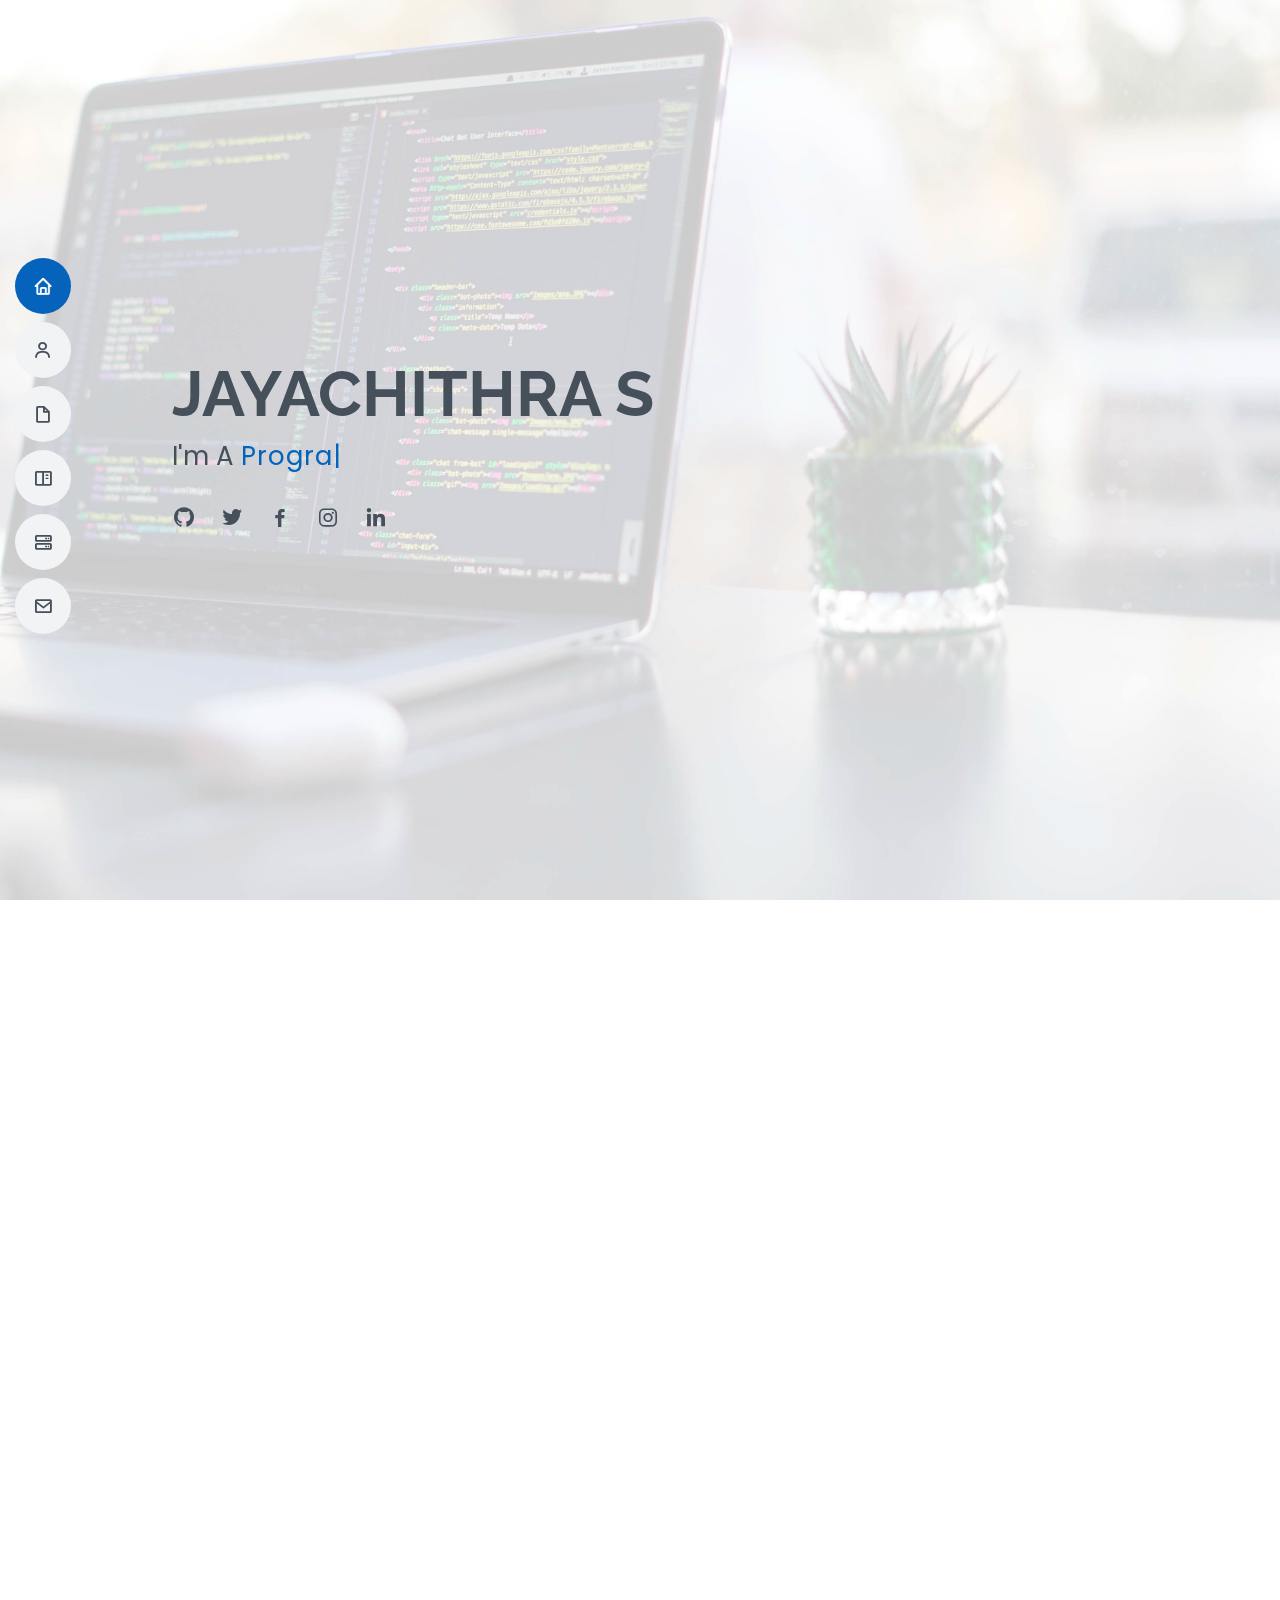
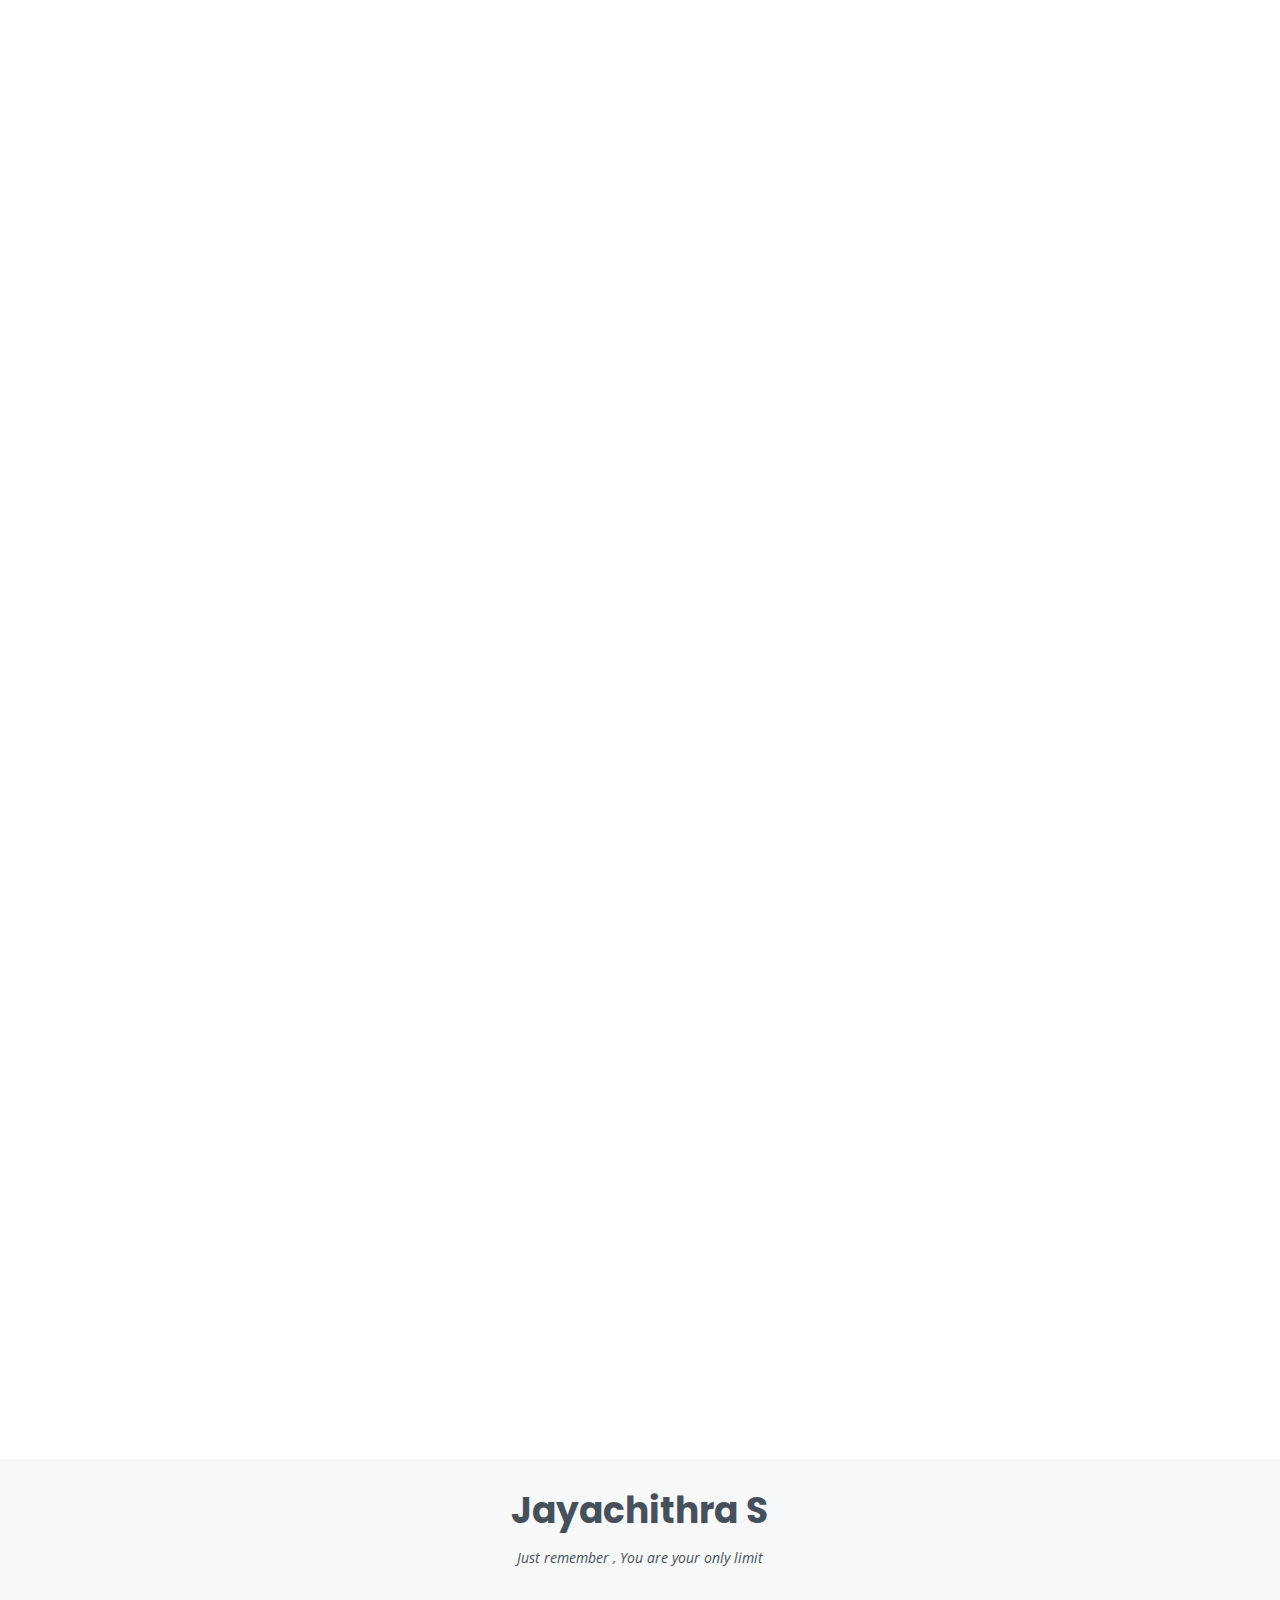
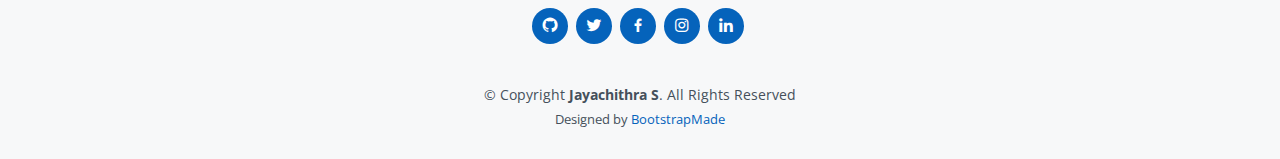
<file: Week2/Jayachithra/index.html>
<!DOCTYPE html>
<html lang="en">

<head>
  <meta charset="utf-8">
  <meta content="width=device-width, initial-scale=1.0" name="viewport">

  <title>JAYACHITHRA- Website</title>

  <!-- Favicons -->
  <link rel="shortcut icon" href="assets/img/logo1.jpeg" type="image/x-icon" />

  <!-- Google Fonts -->
  <link href="https://fonts.googleapis.com/css?family=Open+Sans:300,300i,400,400i,600,600i,700,700i|Raleway:300,300i,400,400i,500,500i,600,600i,700,700i|Poppins:300,300i,400,400i,500,500i,600,600i,700,700i" rel="stylesheet">

  <!-- Vendor CSS Files -->
  <link href="assets/vendor/aos/aos.css" rel="stylesheet">
  <link href="assets/vendor/bootstrap/css/bootstrap.min.css" rel="stylesheet">
  <link href="assets/vendor/bootstrap-icons/bootstrap-icons.css" rel="stylesheet">
  <link href="assets/vendor/boxicons/css/boxicons.min.css" rel="stylesheet">
  <link href="assets/vendor/glightbox/css/glightbox.min.css" rel="stylesheet">
  <link href="assets/vendor/swiper/swiper-bundle.min.css" rel="stylesheet">

  <!-- Template Main CSS File -->
  <link href="assets/css/style.css" rel="stylesheet">

  <!-- =======================================================
  * Template Name: MyResume
  * Updated: Jun 13 2023 with Bootstrap v5.3.0
  * Template URL: https://bootstrapmade.com/free-html-bootstrap-template-my-resume/
  * Author: BootstrapMade.com
  * License: https://bootstrapmade.com/license/
  ======================================================== -->
</head>

<body>

  <!-- ======= Mobile nav toggle button ======= -->
  <!-- <button type="button" class="mobile-nav-toggle d-xl-none"><i class="bi bi-list mobile-nav-toggle"></i></button> -->
  <i class="bi bi-list mobile-nav-toggle d-lg-none"></i>
  <!-- ======= Header ======= -->
  <header id="header" class="d-flex flex-column justify-content-center">

    <nav id="navbar" class="navbar nav-menu">
      <ul>
        <li><a href="#hero" class="nav-link scrollto active"><i class="bx bx-home"></i> <span>Home</span></a></li>
        <li><a href="#about" class="nav-link scrollto"><i class="bx bx-user"></i> <span>About</span></a></li>
        <li><a href="#resume" class="nav-link scrollto"><i class="bx bx-file-blank"></i> <span>Resume</span></a></li>
        <li><a href="#portfolio" class="nav-link scrollto"><i class="bx bx-book-content"></i> <span>Portfolio</span></a></li>
        <li><a href="#services" class="nav-link scrollto"><i class="bx bx-server"></i> <span>Services</span></a></li>
        <li><a href="#contact" class="nav-link scrollto"><i class="bx bx-envelope"></i> <span>Contact</span></a></li>
      </ul>
    </nav><!-- .nav-menu -->

  </header><!-- End Header -->

  <!-- ======= Hero Section ======= -->
  <section id="hero" class="d-flex flex-column justify-content-center">
    <div class="container" data-aos="zoom-in" data-aos-delay="100">
      <h1>JAYACHITHRA S</h1>
      <p>I'm A <span class="typed" data-typed-items="Programmer,Developer,Fast Learner "></span></p>
      <div class="social-links">
        <a href="https://github.com/chithraarjun" class="github"><i class="bx bxl-github"></i></a>
        <a href="#" class="twitter"><i class="bx bxl-twitter"></i></a>
        <a href="https://www.facebook.com/jayachithra.chithra.106?mibextid=9R9pXO" class="facebook"><i class="bx bxl-facebook"></i></a>
        <a href="https://instagram.com/__jayachithra__?utm_source=qr&igshid=ZDc4ODBmNjlmNQ==" class="instagram"><i class="bx bxl-instagram"></i></a>
        <a href="https://www.linkedin.com/in/jayachithra-s-984629258" class="linkedin"><i class="bx bxl-linkedin"></i></a>
      </div>
    </div>
  </section><!-- End Hero -->

  <main id="main">

    <!-- ======= About Section ======= -->
    <section id="about" class="about">
      <div class="container" data-aos="fade-up">

        <div class="section-title">
          <h2>About</h2>
          <p>I'm a Self-Driven,quick starter,passionate programmer with a curious mind who enjoys solving a complex and challenging real-world problems.</p>
        </div>

        <div class="row">
          <div class="col-lg-4">
            <img src="assets/img/profile.jpg" class="img-fluid" alt="">
          </div>
          <div class="col-lg-8 pt-4 pt-lg-0 content">
            <h3>MERN STACK DEVELOPER</h3>
            <div class="row">
              <div class="col-lg-6">
                <ul>
                  <!-- <li><i class="bi bi-chevron-right"></i> <strong>Birthday:</strong> <span>28 Sep 2005</span></li> -->
                  <li><i class="bi bi-chevron-right"></i> <strong>Website:</strong> <span>https://github.com/chithraarjun</span></li>
                  <li><i class="bi bi-chevron-right"></i> <strong>Phone:</strong> <span>+91 7994091264</span></li>
                  <li><i class="bi bi-chevron-right"></i> <strong>City:</strong> <span>Kochi, Kerala</span></li>
                </ul>
              </div>
              <div class="col-lg-6">
                <ul>
                  <!-- <li><i class="bi bi-chevron-right"></i> <strong>Age:</strong> <span>18</span></li> -->
                  <li><i class="bi bi-chevron-right"></i> <strong>Degree:</strong> <span>M.COM</span></li>
                  <li><i class="bi bi-chevron-right"></i> <strong>Email:</strong> <span>jayachithras1552@gmail.com</span></li>
                  <li><i class="bi bi-chevron-right"></i> <strong>Freelance:</strong> <span>Available</span></li>
                </ul>
              </div>
            </div>
            <br>
            <p>
              A Mern Stack Developer adept in working both front-end and back-end development processes.Highly skilled in programming design,development,and implementation of functional specifications.
            </p>
          </div>
        </div>

      </div>
    </section><!-- End About Section -->

    <!-- ======= Skills Section ======= -->
    <section id="skills" class="skills section-bg">
      <div class="container" data-aos="fade-up">

        <div class="section-title">
          <h2>Skills</h2>
        </div>

        <div class="row skills-content">

          <div class="col-lg-6">

            <div class="progress">
              <span class="skill">HTML <i class="val">100%</i></span>
              <div class="progress-bar-wrap">
                <div class="progress-bar" role="progressbar" aria-valuenow="100" aria-valuemin="0" aria-valuemax="100"></div>
              </div>
            </div>

            <div class="progress">
              <span class="skill">CSS <i class="val">90%</i></span>
              <div class="progress-bar-wrap">
                <div class="progress-bar" role="progressbar" aria-valuenow="90" aria-valuemin="0" aria-valuemax="100"></div>
              </div>
            </div>

            <div class="progress">
              <span class="skill">JavaScript <i class="val">75%</i></span>
              <div class="progress-bar-wrap">
                <div class="progress-bar" role="progressbar" aria-valuenow="75" aria-valuemin="0" aria-valuemax="100"></div>
              </div>
            </div>

          </div>

          <div class="col-lg-6">

            <div class="progress">
              <span class="skill">MySQL<i class="val">50%</i></span>
              <div class="progress-bar-wrap">
                <div class="progress-bar" role="progressbar" aria-valuenow="100" aria-valuemin="0" aria-valuemax="100"></div>
              </div>
            </div>

            <div class="progress">
              <span class="skill">MongoDB<i class="val">50%</i></span>
              <div class="progress-bar-wrap">
                <div class="progress-bar" role="progressbar" aria-valuenow="90" aria-valuemin="0" aria-valuemax="100"></div>
              </div>
            </div>

            <div class="progress">
              <span class="skill">Java<i class="val">50%</i></span>
              <div class="progress-bar-wrap">
                <div class="progress-bar" role="progressbar" aria-valuenow="95" aria-valuemin="0" aria-valuemax="100"></div>
              </div>
            </div>

          </div>

        </div>

      </div>
    </section><!-- End Skills Section -->

    <!-- ======= Resume Section ======= -->
    <section id="resume" class="resume">
      <div class="container" data-aos="fade-up">

        <div class="section-title">
          <h2>Resume</h2>
        </div>

        <div class="row">
          <div class="col-lg-6">
            <h3 class="resume-title">Sumary</h3>
            <div class="resume-item pb-0">
              <h4>JAYACHITHRA S</S></h4>
              <p><em>Self learned Mern Stack Developer now seeking a challenging position in a reputed organization where I can learn new skills, expand my knowledge, and leverage my learnings.</em></p>
              <ul>
                <li>Kochi, Kerala</li>
                <li>+91 7994091264</li>
                <li>jayachithras1552@gmail.com</li>
              </ul>
            </div>

            <h3 class="resume-title">Education</h3>
            <div class="resume-item">
              <h4>Masters Of Commerce</h4>
              <h5>2020 - 2022</h5>
              <p><em>Jai Bharath Arts and Science College,Perumbavoor</em></p>
              <p>Completed my post graduation from Jai Bharath College, Perumbavoor affiliated to MG University</p>
            </div>
            <div class="resume-item">
              <h4>Bachelors Of Commerce</h4>
              <h5>2018 - 2020</h5>
              <p><em>Jai Bharath Arts and Science College,Perumbavoor</em></p>
            </div>
          </div>
          <div class="col-lg-6">
            <h3 class="resume-title">Projects</h3>
            <div class="resume-item">
              <h4>BSA Cycles and YouTube</h4>
              <ul>
                <li>These two websites are the exact copy of the public websites of BSA Cycles and YouTube</li>
                <li>Used HTML to structure the web page and its content.</li>
                <li>CSS is used to define styles for the web pages, including the design, layout.</li>
      
              </ul>
            </div>
          </div>
        </div>

      </div>
    </section><!-- End Resume Section -->

    <!-- ======= Portfolio Section ======= -->
    <section id="portfolio" class="portfolio section-bg">
      <div class="container" data-aos="fade-up">

        <div class="section-title">
          <h2>Portfolio</h2>
          <p>My web development projects and deployment demonstrate my ability to solve problems and developing a unique design to your websites. I hope you enjoy exploring the diverse range of web projects and their deployments presented here.</p>
        </div>

        <div class="row">
          <div class="col-lg-12 d-flex justify-content-center" data-aos="fade-up" data-aos-delay="100">
            <ul id="portfolio-flters">
              <li data-filter="*" class="filter-active">All</li>
              <li data-filter=".filter-da">Web</li>
              <li data-filter=".filter-web">Freelanced</li>
            </ul>
          </div>
        </div>

        <div class="row portfolio-container" data-aos="fade-up" data-aos-delay="200">

          <div class="col-lg-4 col-md-6 portfolio-item filter-da">
            <div class="portfolio-wrap">
              <img src="assets/img/bsa.png" class="img-fluid" alt="">
              <div class="portfolio-info">
              
                <div class="portfolio-links">
                  <a href="https://github.com/chithraarjun/Brocamp/tree/d70a0e1a55e2ea4e4fb4c77c7fce43b814780aa7/Week1/BSA%20Cycles" target="_blank" title="Portfolio Details"><i class="bx bx-link"></i></a>
                </div>
              </div>
            </div>
          </div>

          <div class="col-lg-4 col-md-6 portfolio-item filter-web">
            <div class="portfolio-wrap">
              <img src="assets/img/4_youtube.jpg"class="img-fluid" alt="">
              <div class="portfolio-info">
                <h4>YouTube Clone</h4>
                <p>Web</p>
                <div class="portfolio-links">
                  <a href="https://github.com/chithraarjun/Brocamp/tree/d70a0e1a55e2ea4e4fb4c77c7fce43b814780aa7/Week1/Youtube" target="_blank" title="Portfolio Details"><i class="bx bx-link"></i></a>
                </div>
              </div>
            </div>
          </div>

        </div>

      </div>
    </section><!-- End Portfolio Section -->

    <!-- ======= Services Section ======= -->
    <section id="services" class="services">
      <div class="container" data-aos="fade-up">

        <div class="section-title">
          <h2>Services</h2>
          <p>Let me help create your applications and their deployment and monitoring. My expertise can be used to manintaing and monitoring the deployment 24/7.</p>
        </div>

        <div class="row">
          <div class="col-lg-4 col-md-6 d-flex align-items-stretch mt-4" data-aos="zoom-in" data-aos-delay="200">
            <div class="icon-box iconbox-red">
              <div class="icon">
                <svg width="100" height="100" viewBox="0 0 600 600" xmlns="http://www.w3.org/2000/svg">
                  <path stroke="none" stroke-width="0" fill="#f5f5f5" d="M300,532.3542879108572C369.38199826031484,532.3153073249985,429.10787420159085,491.63046689027357,474.5244479745417,439.17860296908856C522.8885846962883,383.3225815378663,569.1668002868075,314.3205725914397,550.7432151929288,242.7694973846089C532.6665558377875,172.5657663291529,456.2379748765914,142.6223662098291,390.3689995646985,112.34683881706744C326.66090330228417,83.06452184765237,258.84405631176094,53.51806209861945,193.32584062364296,78.48882559362697C121.61183558270385,105.82097193414197,62.805066853699245,167.19869350419734,48.57481801355237,242.6138429142374C34.843463184063346,315.3850353017275,76.69343916112496,383.4422959591041,125.22947124332185,439.3748458443577C170.7312796277747,491.8107796887764,230.57421082200815,532.3932930995766,300,532.3542879108572"></path>
                </svg>
                <i class="bx bxl-html5"></i>
              </div>
              <h4><a href="">Front-end web designing</a></h4>
              <p>As a web designer, I help to design and create the perfect website for starters and freelancers. The website is optimized for desktop and smartphone.</p>
            </div>
          </div>

          <div class="col-lg-4 col-md-6 d-flex align-items-stretch mt-4" data-aos="zoom-in" data-aos-delay="300">
            <div class="icon-box iconbox-teal">
              <div class="icon">
                <svg width="100" height="100" viewBox="0 0 600 600" xmlns="http://www.w3.org/2000/svg">
                  <path stroke="none" stroke-width="0" fill="#f5f5f5" d="M300,566.797414625762C385.7384707136149,576.1784315230908,478.7894351017131,552.8928747891023,531.9192734346935,484.94944893311C584.6109503024035,417.5663521118492,582.489472248146,322.67544863468447,553.9536738515405,242.03673114598146C529.1557734026468,171.96086150256528,465.24506316201064,127.66468636344209,395.9583748389544,100.7403814666027C334.2173773831606,76.7482773500951,269.4350130405921,84.62216499799875,207.1952322260088,107.2889140133804C132.92018162631612,134.33871894543012,41.79353780512637,160.00259165414826,22.644507872594943,236.69541883565114C3.319112789854554,314.0945973066697,72.72355303640163,379.243833228382,124.04198916343866,440.3218312028393C172.9286146004772,498.5055451809895,224.45579914871206,558.5317968840102,300,566.797414625762"></path>
                </svg>
                <i class="bx bxl-flask"></i>
              </div>
              <h4><a href="">Back-end development</a></h4>
              <p>I provide website back-end development services that are on the cutting edge of today’s technologies.I custom develop websites and web applications in Mern. </p>
            </div>
          </div>

        </div>

      </div>
    </section><!-- End Services Section -->

    <!-- ======= Contact Section ======= -->
    <section id="contact" class="contact">
      <div class="container" data-aos="fade-up">

        <div class="section-title">
          <h2>Contact</h2>
        </div>

        <div class="row mt-1">

          <div class="col-lg-4">
            <div class="info">
              <div class="address">
                <i class="bi bi-geo-alt"></i>
                <h4>Location:</h4>
                <p>Kochi, Kerala</p>
              </div>

              <div class="email">
                <i class="bi bi-envelope"></i>
                <h4>Email:</h4>
                <p>jayachithras1552@gmail.com</p>
              </div>

              <div class="phone">
                <i class="bi bi-phone"></i>
                <h4>Call:</h4>
                <p>+91 7994091264</p>
              </div>

            </div>

          </div>

          <div class="col-lg-8 mt-5 mt-lg-0">

            <form action="https://api.web3forms.com/submit" method="POST">

              <input type="hidden" name="access_key" value="75a132cd-cc6b-4391-a2e0-622a3e0084de">

            <form method="post" role="form" class="php-email-form" id="submit-form" name="submitfrm" action="">
              <div class="row">
                <div class="col-md-6 form-group">
                  <input type="text" name="name" class="form-control" id="name" placeholder="Your Name" required>
                </div>
                <div class="col-md-6 form-group mt-3 mt-md-0">
                  <input type="email" class="form-control" name="email" id="email" placeholder="Your Email" required>
                </div>
              </div>
              <div class="form-group mt-3">
                <input type="text" class="form-control" name="subject" id="subject" placeholder="Subject" required>
              </div>
              <div class="form-group mt-3">
                <textarea class="form-control" name="message" rows="5" placeholder="Message" required></textarea>
              </div>
              <div class="text-center"><button type="submit" onclick='return confirm("Are you wanted to submit ?")'>Send Message</button></div>
            </form>
          </form>
          </div>

        </div>

      </div>
    </section><!-- End Contact Section -->

  </main><!-- End #main -->

  <!-- ======= Footer ======= -->
  <footer id="footer">
    <div class="container">
      <h3>Jayachithra S</h3>
      <p>Just remember , You are your only limit</p>
      <div class="social-links">
        <a href="https://github.com/chithraarjun/Brocamp" class="github"><i class="bx bxl-github"></i></a>
        <a href="#" class="twitter"><i class="bx bxl-twitter"></i></a>
        <a href="https://www.facebook.com/jayachithra.chithra.106?mibextid=9R9pXO" class="facebook"><i class="bx bxl-facebook"></i></a>
        <a href="https://instagram.com/__jayachithra__?utm_source=qr&igshid=ZDc4ODBmNjlmNQ==" class="instagram"><i class="bx bxl-instagram"></i></a>
        <a href="https://www.linkedin.com/in/jayachithra-s-984629258" class="linkedin"><i class="bx bxl-linkedin"></i></a>
      </div>
      <div class="copyright">
        &copy; Copyright <strong><span>Jayachithra S</span></strong>. All Rights Reserved
      </div>
      <div class="credits">
        <!-- All the links in the footer should remain intact. -->
        <!-- You can delete the links only if you purchased the pro version. -->
        <!-- Licensing information: [license-url] -->
        <!-- Purchase the pro version with working PHP/AJAX contact form: https://bootstrapmade.com/free-html-bootstrap-template-my-resume/ -->
        Designed by <a href="https://bootstrapmade.com/">BootstrapMade</a>
      </div>
    </div>
  </footer><!-- End Footer -->

  <div id="preloader"></div>
  <a href="#" class="back-to-top d-flex align-items-center justify-content-center"><i class="bi bi-arrow-up-short"></i></a>

  <!-- Vendor JS Files -->
  <script src="assets/vendor/purecounter/purecounter_vanilla.js"></script>
  <script src="assets/vendor/aos/aos.js"></script>
  <script src="assets/vendor/bootstrap/js/bootstrap.bundle.min.js"></script>
  <script src="assets/vendor/glightbox/js/glightbox.min.js"></script>
  <script src="assets/vendor/isotope-layout/isotope.pkgd.min.js"></script>
  <script src="assets/vendor/swiper/swiper-bundle.min.js"></script>
  <script src="assets/vendor/typed.js/typed.umd.js"></script>
  <script src="assets/vendor/waypoints/noframework.waypoints.js"></script>
  <script src="assets/vendor/php-email-form/validate.js"></script>
  <script src="https://code.jquery.com/jquery-3.7.0.js" integrity="sha256-JlqSTELeR4TLqP0OG9dxM7yDPqX1ox/HfgiSLBj8+kM=" crossorigin="anonymous"></script>

  <!-- Template Main JS File -->
  <script src="assets/js/main.js"></script>

</body>

</html>
</file>
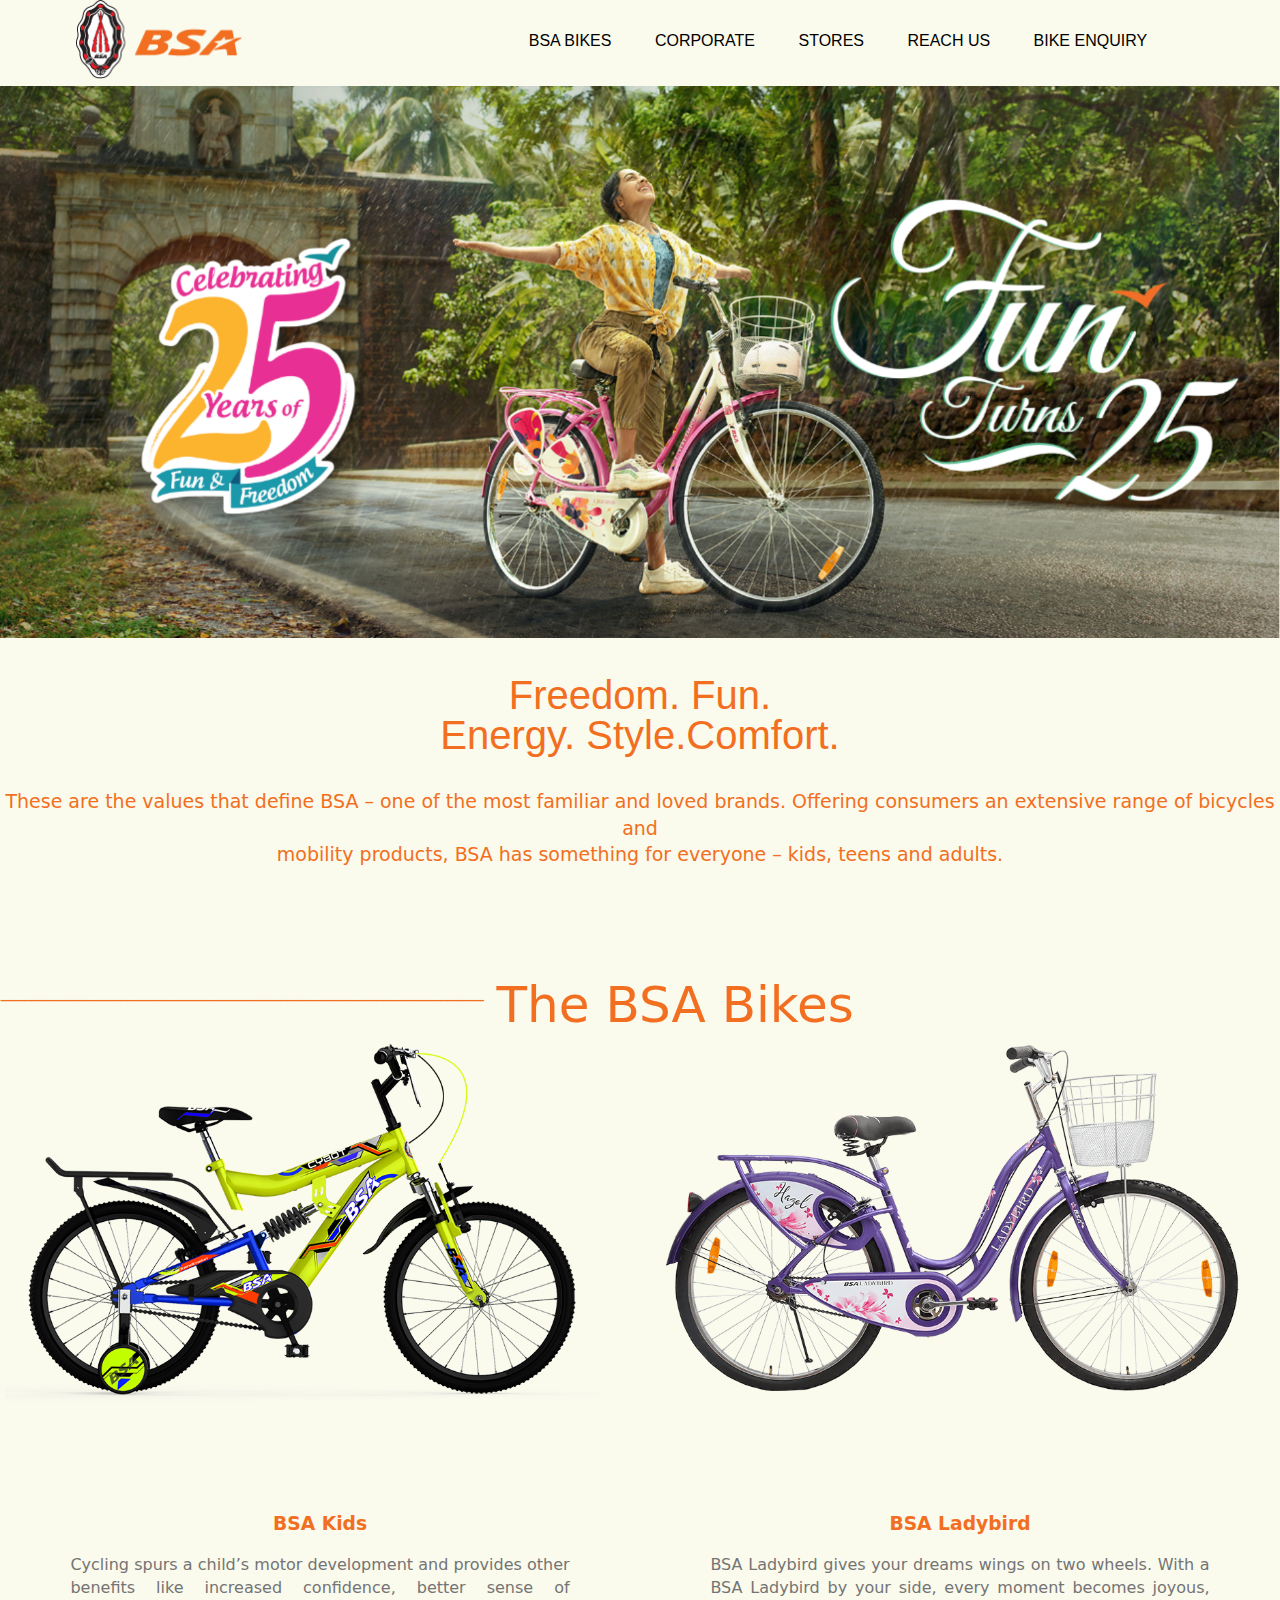
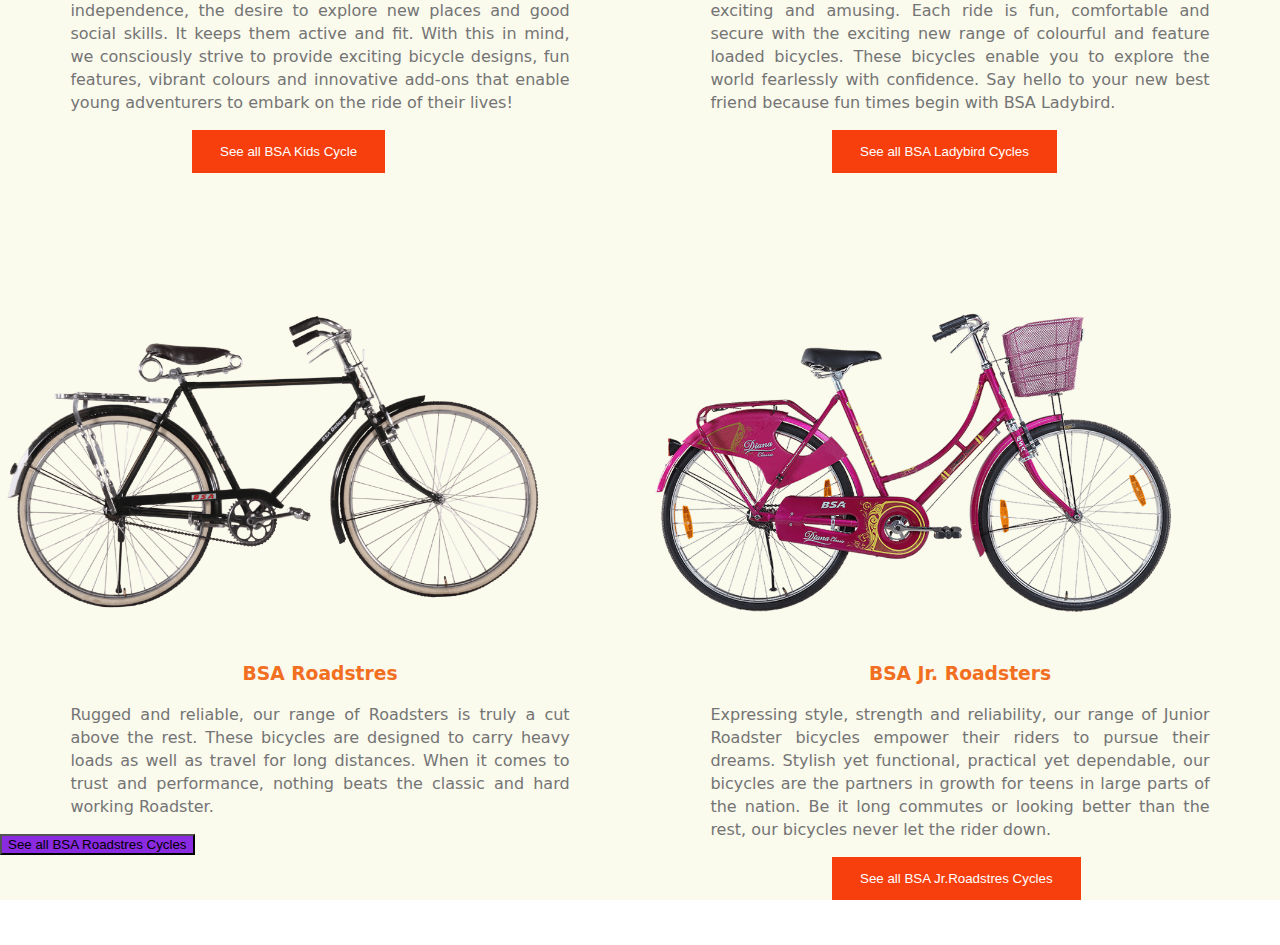
<file: Week1/BSA Cycles/bsa.html>
<!DOCTYPE html>
<html lang="en">
<head>
    <meta charset="UTF-8">
    <meta name="viewport" content="width=device-width, initial-scale=1.0">
    <title>BSA</title>
    <link rel="stylesheet" href="stylebsa.css" type="text/css">
</head>
<body>
    <div class="main-body">
        <div class="header">
            <div class="left-part">

                <img class="logo" src="BSA properties/BSA_Logo_Regular.png">
            </div>
            <div class="Right-part">
                <ul>
                    <li><a href="#">BSA BIKES</a></li>
                    <li> <a href="#"> CORPORATE</a></li>
                    <li><a href="#">STORES</a></li>
                    <li><a href="#">REACH US</a></li>
                    <li><a href="#">BIKE ENQUIRY</a></li>

                </ul>



            </div>

        </div>
        <div>
            <img class="image" src="BSA properties/homepage.png">
        </div>

        <div class="text_top">
            <p>
            <h2> Freedom. Fun.<br>
                Energy. Style.Comfort.
            </h2>
            </p>
            <p>
            <h4>These are the values that define BSA – one of the most familiar and loved brands. Offering consumers an
                extensive range of bicycles and<br> mobility products, BSA has something for everyone – kids, teens and
                adults.
            </h4>
            </p>
        </div>
        <div class="mainmargin">
            <div class="lineleftpart">
                <p class="space">
                    ------------------------------------------------------------------------------------------------------------------------------------------------- &ensp;&ensp;
                </p>
            </div>
            <div class="middlepart">
                The BSA Bikes
            </div>
            <div class="linerightpart">
                <p class="space">
                    &ensp; --------------------------------------------------------------------------------------------------------------------------------------------------
                </p>
            </div>
        </div>
        <div class="BSA_bikes">
            <div class="bikes1">
                <img class="cycleimagesize" src="BSA properties/BSAkids.png">
            </div>
            <div class="bikes2">
                <img class="cycleimagesize" src="BSA properties/BSA_Ladybird.png">
            </div>

        </div>
        <div class="kidsandladybird">
            <div class="bsakids">
                <h3 >BSA Kids</h3>
                <p class="bsakidsalign">Cycling spurs a child’s motor development and provides other benefits like increased confidence, better sense of independence, the desire to explore new places and good social skills. It keeps them active and fit. With this in mind, we consciously strive to provide exciting bicycle designs, fun features, vibrant colours and innovative add-ons that enable young adventurers to embark on the ride of their lives!
                </p>
                <button class="btnseekids"> See all BSA Kids Cycle</button>

            </div>
            <div class="bsaladybird">
                    <h3>BSA Ladybird  </h3>
                  <p class="bsakidsalign">BSA Ladybird gives your dreams wings on two wheels. With a BSA Ladybird by your side, every moment becomes joyous, exciting and amusing. Each ride is fun, comfortable and secure with the exciting new range of colourful and feature loaded bicycles. These bicycles enable you to explore the world fearlessly with confidence. Say hello to your new best friend because fun times begin with BSA Ladybird.
                </p>
                <button class="btnseekids">See all BSA Ladybird Cycles</button>
            </div>
       
        </div>
        <div class="roadstres">
            <div class=" bsaroadstres">
                <img  class="roadstresimagesize" src="BSA properties/Deluxe.png">
            </div>
            <div class="jrroadstres">
                <img class="roadstresimagesize" src="BSA properties/Diana_Classic.png">
            </div>
        </div >
        <div class="text-roadstres">
            <div class="text-bsaroadstres">
                <h3>BSA Roadstres</h3>
                <p class="bsakidsalign">Rugged and reliable, our range of Roadsters is truly a cut above the rest. These bicycles are designed to carry heavy loads as well as travel for long distances. When it comes to trust and performance, nothing beats the classic and hard working Roadster.
                </p>
                <button style="background-color: blueviolet;" >See all BSA Roadstres Cycles</button>

            </div>
            <div class="text-jrroadstres">
                <h3>BSA Jr. Roadsters </h3>
            <p class="bsakidsalign">Expressing style, strength and reliability, our range of Junior Roadster bicycles empower their riders to pursue their dreams. Stylish yet functional, practical yet dependable, our bicycles are the partners in growth for teens in large parts of the nation. Be it long commutes or looking better than the rest, our bicycles never let the rider down.</p>
            <button class="btnseekids">See all BSA Jr.Roadstres Cycles</button>

        </div>
        </div>
       
    </div>

    

</body>
  
</body>
</html>
</file>
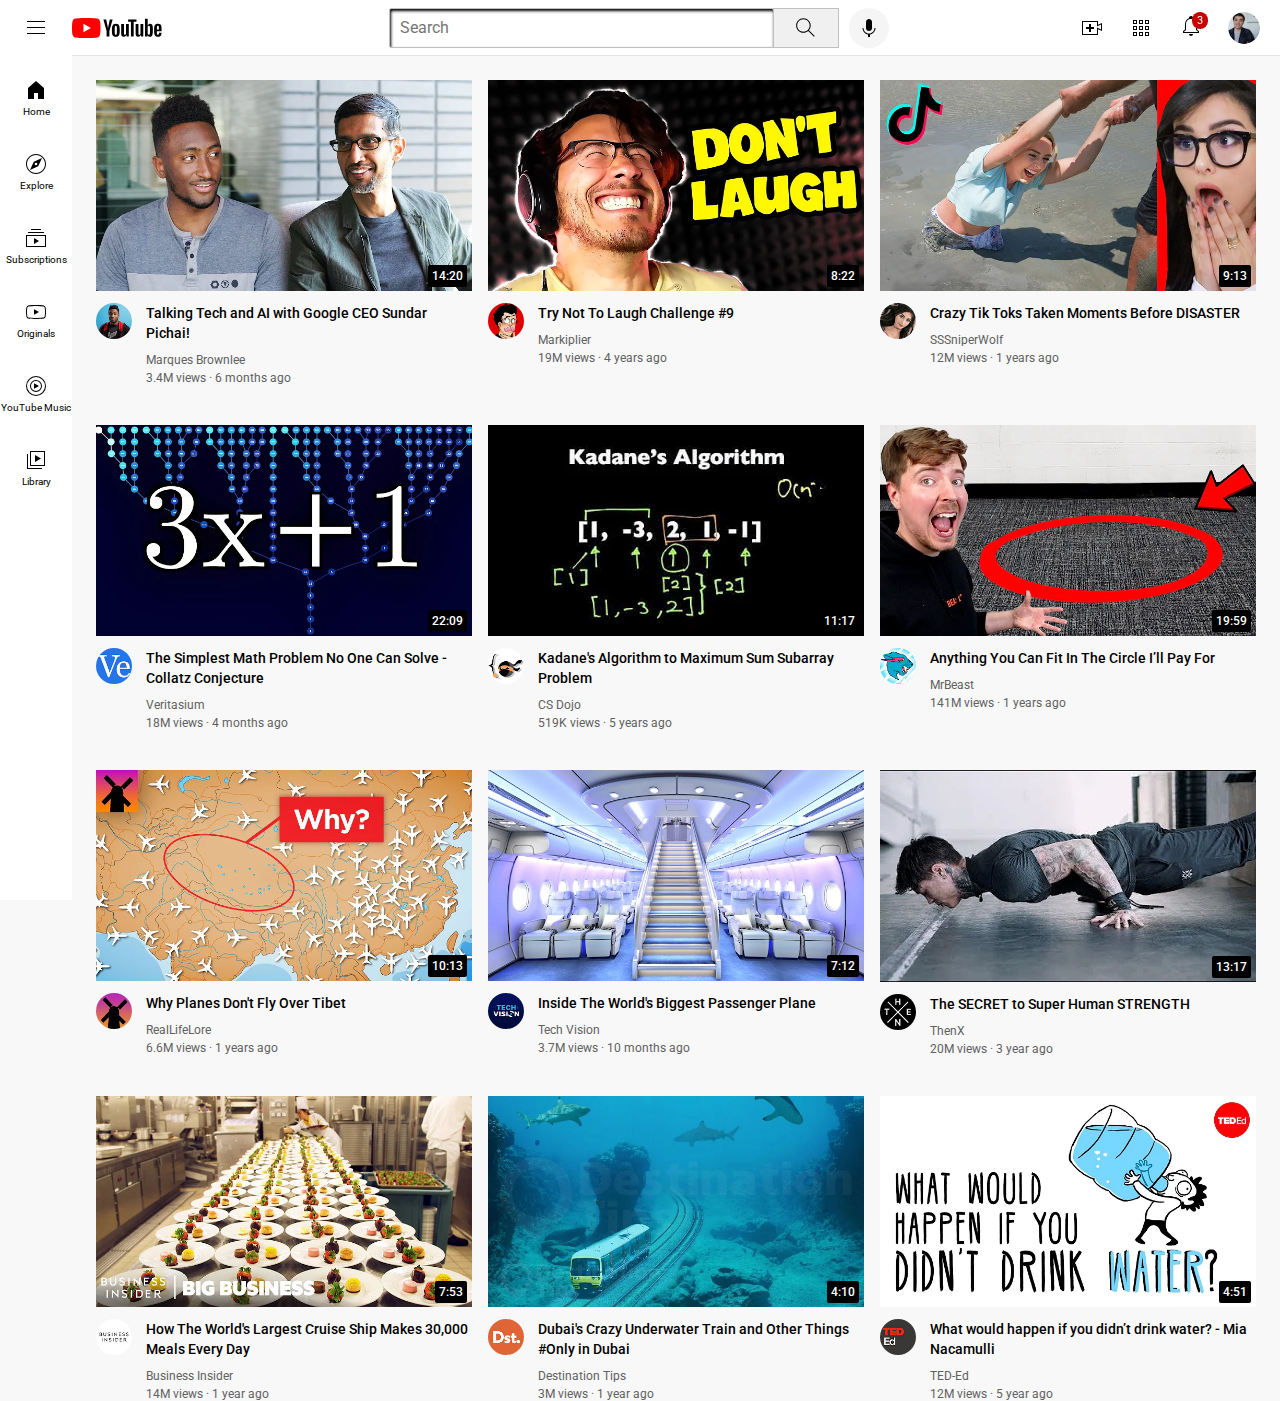
<file: Week1/Youtube/youtube.html>
<!DOCTYPE html>
<html>
  <head>
    <title>YouTube.com Clone</title>
    <link rel="preconnect" href="https://fonts.googleapis.com">
    <link rel="preconnect" href="https://fonts.gstatic.com" crossorigin>
     <link href="https://fonts.googleapis.com/css2?family=Roboto:wght@400;500;700&display=swap" rel="stylesheet">
    <link rel="stylesheet" href="style.css/general.css">
    <link rel="stylesheet" href="style.css/header.css">
    <link rel="stylesheet" href="style.css/video.css">
    <link rel="stylesheet" href="style.css/sidebar.css">
  </head>
  <body>
    <div class="header">
        <div class="left-section">
            <img class="hamburger-menu" src="icons//hamburger-menu (1).svg">
            <img class="youtube-logo" src="icons/youtube-logo.svg">
        </div>
        <div class="middle-section">
            <input class="search-bar" type="text" placeholder="Search">
            <button class="search-button">
                <img class="search-icon" src="icons/search.svg">
                <div class="tooltip">Search</div>
            </button>
            <button class="voice-search-button">
                <img class="voice-search-icon" src="icons/voice-search-icon.svg">
                <div class="tooltip">Search with you voice</div>
            </button>
        </div>
        <div class="right-section">
          <div class="upload-icon-container"> 
            <img class="upload-icon" src="icons/upload.svg">
            <div class="tooltip">Create</div>
          </div>
        <img class="youtube-apps-icon" src="icons/youtube-apps.svg">
        <div class="notifications-icon-container">
          <img class="notification-icon" src="icons/notifications.svg">
          <div class="notification-count">3</div>
        </div>
        <img class="current-user-picture" src="icons/my-channel.jpeg">
        </div> 
    </div>
    <div class="sidebar">
      <div class="sidebar-link">
        <img src="icons/home.svg">
        <div>Home</div>
      </div>
      <div class="sidebar-link">
        <img src="icons/explore.svg">
        <div>Explore</div>
      </div>
      <div class="sidebar-link">
        <img src="icons/subscriptions.svg">
        <div>Subscriptions</div>
      </div>
      <div class="sidebar-link">
        <img src="icons/originals.svg">
        <div>Originals</div>
      </div>
      <div class="sidebar-link">
        <img src="icons/youtube-music.svg">
        <div>YouTube Music</div>
      </div>
      <div class="sidebar-link">
        <img src="icons/library.svg">
        <div>Library</div>
      </div>
    </div>
    <div class="video-grid">
        <div class="video-preview">
            <div class="thumbnail-row">
              <img class="thumbnail" src="thumbnails/thumbnail-1.webp">
              <div class="video-time">14:20</div>
            </div>
            <div class="video-info-grid">
              <div class="channel-picture">
                <img class="profile-picture" src="channel-profiles/channel-1.jpeg
                ">
              </div>
              <div class="video-info">
                <p class="video-title">
                  Talking Tech and AI with Google CEO Sundar Pichai!
                </p>
                <p class="video-author">
                  Marques Brownlee
                </p>
                <p class="video-stats">
                  3.4M views &#183; 6 months ago
                </p>
              </div>
            </div>
          </div>
      
          <div class="video-preview">
            <div class="thumbnail-row">
              <img class="thumbnail" src="thumbnails/thumbnail-2.webp">
              <div class="video-time">8:22</div>
            </div>
            <div class="video-info-grid">
              <div class="channel-picture">
                <img class="profile-picture" src="channel-profiles/channel-2.jpeg">
              </div>
              <div class="video-info">
                <p class="video-title">
                  Try Not To Laugh Challenge #9
                </p>
                <p class="video-author">
                  Markiplier
                </p>
                <p class="video-stats">
                  19M views &#183; 4 years ago
                </p>
              </div>
            </div>
          </div>
          <div class="video-preview">
              <div class="thumbnail-row">
                <img class="thumbnail" src="thumbnails/thumbnail-3.webp">
                <div class="video-time">9:13</div>
              </div>
              <div class="video-info-grid">
                <div class="channel-picture">
                  <img class="profile-picture" src="channel-profiles/channel-3.jpeg">
                </div>
                <div class="video-info">
                  <p class="video-title">
                    Crazy Tik Toks Taken Moments Before DISASTER
                  </p>
                  <p class="video-author">
                      SSSniperWolf
                  </p>
                  <p class="video-stats">
                    12M views &#183; 1 years ago
                  </p>
                </div>
              </div>
            </div>
            <div class="video-preview">
                <div class="thumbnail-row">
                  <img class="thumbnail" src="thumbnails/thumbnail-4.webp">
                  <div class="video-time">22:09</div>
                </div>
                <div class="video-info-grid">
                  <div class="channel-picture">
                    <img class="profile-picture" src="channel-profiles/channel-4.jpeg">
                  </div>
                  <div class="video-info">
                    <p class="video-title">
                      The Simplest Math Problem No One Can Solve - Collatz Conjecture
                    </p>
                    <p class="video-author">
                        Veritasium
                    </p>
                    <p class="video-stats">
                      18M views &#183; 4 months ago
                    </p>
                  </div>
                </div>
              </div>
              <div class="video-preview">
                <div class="thumbnail-row">
                  <img class="thumbnail" src="thumbnails/thumbnail-5.webp">
                  <div class="video-time">11:17</div>
                </div>
                <div class="video-info-grid">
                  <div class="channel-picture">
                    <img class="profile-picture" src="channel-profiles/channel-5.jpeg">
                  </div>
                  <div class="video-info">
                    <p class="video-title">  
                        Kadane's Algorithm to Maximum Sum Subarray Problem
                    </p>
                    <p class="video-author">
                        CS Dojo
                    </p>
                    <p class="video-stats">
                        519K views &#183; 5 years ago
                    </p>
                  </div>
                </div>
              </div>
              <div class="video-preview">
                <div class="thumbnail-row">
                  <img class="thumbnail" src="thumbnails/thumbnail-6.webp">
                  <div class="video-time">19:59</div>
                </div>
                <div class="video-info-grid">
                  <div class="channel-picture">
                    <img class="profile-picture" src="channel-profiles/channel-6.jpeg">
                  </div>
                  <div class="video-info">
                    <p class="video-title">  
                        Anything You Can Fit In The Circle I’ll Pay For
                    </p>
                    <p class="video-author">
                        MrBeast
                    </p>
                    <p class="video-stats">
                        141M views &#183; 1 years ago
                    </p>
                  </div>
                </div>
              </div>
              <div class="video-preview">
                <div class="thumbnail-row">
                  <img class="thumbnail" src="thumbnails/thumbnail-7.webp">
                  <div class="video-time">10:13</div>
                </div>
                <div class="video-info-grid">
                  <div class="channel-picture">
                    <img class="profile-picture" src="channel-profiles/channel-7.jpeg">
                  </div>
                  <div class="video-info">
                    <p class="video-title">  
                        Why Planes Don't Fly Over Tibet
                    </p>
                    <p class="video-author">
                        RealLifeLore
                    </p>
                    <p class="video-stats">
                        6.6M views &#183; 1 years ago
                    </p>
                  </div>
                </div>
              </div>
              <div class="video-preview">
                <div class="thumbnail-row">
                  <img class="thumbnail" src="thumbnails/thumbnail-8.webp">
                  <div class="video-time">7:12</div>
                </div>
                <div class="video-info-grid">
                  <div class="channel-picture">
                    <img class="profile-picture" src="channel-profiles/channel-8.jpeg">
                  </div>
                  <div class="video-info">
                    <p class="video-title">  
                        Inside The World's Biggest Passenger Plane
                    </p>
                    <p class="video-author">
                        Tech Vision
                    </p>
                    <p class="video-stats">
                        3.7M views &#183; 10 months ago
                    </p>
                  </div>
                </div>
              </div>
              <div class="video-preview">
                <div class="thumbnail-row">
                  <img class="thumbnail" src="thumbnails/thumbnail-9.webp">
                  <div class="video-time">13:17</div>
                </div>
                <div class="video-info-grid">
                  <div class="channel-picture">
                    <img class="profile-picture" src="channel-profiles/channel-9.jpeg">
                  </div>
                  <div class="video-info">
                    <p class="video-title">  
                        The SECRET to Super Human STRENGTH
                    </p>
                    <p class="video-author">
                        ThenX
                    </p>
                    <p class="video-stats">
                        20M views &#183; 3 year ago
                    </p>
                  </div>
                </div>
              </div>
              <div class="video-preview">
                <div class="thumbnail-row">
                  <img class="thumbnail" src="thumbnails/thumbnail-10.webp">
                  <div class="video-time">7:53</div>
                </div>
                <div class="video-info-grid">
                  <div class="channel-picture">
                    <img class="profile-picture" src="channel-profiles/channel-10.jpeg">
                  </div>
                  <div class="video-info">
                    <p class="video-title">  
                        How The World's Largest Cruise Ship Makes 30,000 Meals Every Day
                    </p>
                    <p class="video-author">
                        Business Insider
                    </p>
                    <p class="video-stats">
                        14M views &#183; 1 year ago
                    </p>
                  </div>
                </div>
              </div>
              <div class="video-preview">
                <div class="thumbnail-row">
                  <img class="thumbnail" src="thumbnails/thumbnail-11.webp">
                  <div class="video-time">4:10</div>
                </div>
                <div class="video-info-grid">
                  <div class="channel-picture">
                    <img class="profile-picture" src="channel-profiles/channel-11.jpeg">
                  </div>
                  <div class="video-info">
                    <p class="video-title">  
                        Dubai's Crazy Underwater Train and Other Things #Only in Dubai
                    </p>
                    <p class="video-author">
                        Destination Tips
                    </p>
                    <p class="video-stats">
                        3M views &#183; 1 year ago
                    </p>
                  </div>
                </div>
              </div>
              <div class="video-preview">
                <div class="thumbnail-row">
                  <img class="thumbnail" src="thumbnails/thumbnail-12.webp">
                  <div class="video-time">4:51</div>
                </div>
                <div class="video-info-grid">
                  <div class="channel-picture">
                    <img class="profile-picture" src="channel-profiles/channel-12.jpeg">
                  </div>
                  <div class="video-info">
                    <p class="video-title">  
                        What would happen if you didn’t drink water? - Mia Nacamulli
                    </p>
                    <p class="video-author">
                        TED-Ed
                    </p>
                    <p class="video-stats">
                        12M views &#183; 5 year ago
                    </p>
                  </div>
                </div>
              </div>
    
    
  </body> 
</html>
</file>
<file: Week1/BSA Cycles/stylebsa.css>
.main-body{
    height: 2500px;
    margin:0;
    background-color: #fafaed;
}
.header{
   width:100%;
    height:86px;
    background:#fafaed;

}.logo{
    height:79px;
    padding-left: 17%;;
}
.left-part{
    width:35%;
    float: left;
}
.Right-part{
    text-align: center;
    font-family:  "Source Sans Pro", Arial, Helvetica, sans-serif;
    
    margin-top: 16px;
    width: 56%;
    float:left;
    height:86px;
    padding:0;
    overflow-x: hidden;
    box-shadow:0 0 3p #000;
}
.Right-part :hover{
    color: #f26f21;
}
body{
    margin:0;
    padding:0%
}

.size{
    width:0px;
    height:86px;
    align-items:center;
    vertical-align:auto;
}

li{
    display:inline;
    padding-left:23px;
    margin-top: 17px;
}
li a{
    color:#000;
    text-decoration: none;
    padding:8px;
}
.homepage{
    width:100%;
    height:0;
   
}
.image{
    width:100%;
    height:80%;
    margin-top:-16px;
}
.text_top{
    width:100%;
    height: 300px;
}
h2{
    font-family:"Source Sans Pro", Arial, Helvetica, sans-serif; 
    text-align: center;
    line-height: 40px;
    color:  #f26f21;
    font-weight: 300;
    font-size: 40px;
    font-style: normal;
    overflow-wrap: break-word;
}
h4{
    font-family: system-ui, -apple-system, BlinkMacSystemFont, 'Segoe UI', Roboto, Oxygen, Ubuntu, Cantarell, 'Open Sans', 'Helvetica Neue', sans-serif, Helvetica, sans-serif;
    text-align: center;
    color:  #f26f21;
    font-size: 19px;
    font-weight: 300;
    line-height: 1.4;
    letter-spacing: 0px;
    font-style: normal;
    
}
.space{
    
    letter-spacing: -2px;
}

.lineleftpart{
    color:  #f26f21;
    float: left;
}
.middlepart{
    display: flex;
    
    width: 300;
    height: 60px;
    font-family:"Source Sans Pro", system-ui, -apple-system, BlinkMacSystemFont, 'Segoe UI', Roboto, Oxygen, Ubuntu, Cantarell, 'Open Sans', 'Helvetica Neue', sans-serif, Helvetica, sans-serif; 
    font-weight: lighter;
    float: left;
    font-size: 50px;
    align-items: center;
    color:  #f26f21;

}


    

.linerightpart{
    color:  #f26f21;
    float: left;
}



.mainmargin{
    width:100%;
    height: 60px;
    float:left;
    
}
.BSA_bikes{
    width:100%;
    height: 460px;
    
   
}
.bikes1{
    width:50%;
    height: 460px;
    float:left;
    background-color: #fafaed;
    
}
.bikes2{
    width:50%;
    height: 460px;
    float:left;
    background-color: #fafaed;
}
.cycleimagesize
{
    height:375px;
}
.kidsandladybird{
    width:100%;
    height:400px;
}
.bsakidsalign{
    text-align: justify;
    color:#747474;
    margin-left: 11%;
    margin-right: 11%;;
    line-height: 23px;
    font-family:"Source Sans Pro", system-ui, -apple-system, BlinkMacSystemFont, 'Segoe UI', Roboto, Oxygen, Ubuntu, Cantarell, 'Open Sans', 'Helvetica Neue', sans-serif, Helvetica, sans-serif; 
}
  
.bsakids
{  
    width:50%;
    height:400px;
    float:left;
}
.bsaladybird{
    width:50%;
    height:400px;
    float:left;
}
h3{
    font-family:"Source Sans Pro", system-ui, -apple-system, BlinkMacSystemFont, 'Segoe UI', Roboto, Oxygen, Ubuntu, Cantarell, 'Open Sans', 'Helvetica Neue', sans-serif, Helvetica, sans-serif; 
    text-align: center;
    color: #f26f21;
}
.btnseekids{
    background-color:#f63f0d;
    
    border:none;
    padding: 14px 28px;
    color:#fff;
    margin-left:30%;
    

}
.roadstres{
    width:100%;
    height:350px;
    background-color:#fafaed;
    padding-top: 0%;
}
.bsaroadstres{
    width:50%;
    height:350px;
    float:left;
}
.jrroadstres{
    width:50%;
    height:350px;
    float:left;
}

.roadstresimagesize
{
    height:333px;
}
.text-roadstres
{
    width:100%;
    height:300px;
}
.text-bsaroadstres
{
    width:50%;
    height:300px;
    float:left;
}



    
.text-jrroadstres{
    width:50%;
    height:300px;
    float:left;

}
.Secondlastline{
    width:100%;
    height:50px;
    background-color: #f78da7;
}
.privacy{
    text-align: center;
    margin-top: 4%;
    font-weight: 100;
    font-family:"Source Sans Pro", system-ui, -apple-system, BlinkMacSystemFont, 'Segoe UI', Roboto, Oxygen, Ubuntu, Cantarell, 'Open Sans', 'Helvetica Neue', sans-serif, Helvetica, sans-serif; 
    font-size:large;
}
.end{
    width:100%;
    height:40px;
    background-color:#f53504;
    padding-top: 1%;
}
.copyright{
    text-align: center;
    margin-top: 0;
    font-weight: 100;
    font-family:"Source Sans Pro", system-ui, -apple-system, BlinkMacSystemFont, 'Segoe UI', Roboto, Oxygen, Ubuntu, Cantarell, 'Open Sans', 'Helvetica Neue', sans-serif, Helvetica, sans-serif; 
    font-size:small;
    color: #fff;
}
</file>
<file: Week1/Youtube/style.css/general.css>
p {
    font-family: Roboto, Arial;
    margin-top: 0;
    margin-bottom: 0;
  }
  body{
    margin: 0;
    padding-top: 80px;
    padding-left: 96px;
    padding-right: 24px;
    background-color:rgb(248, 248, 248);
  }
</file>
<file: Week1/Youtube/style.css/header.css>
.header{
    height: 55px; 

    display: flex;
    flex-direction: row;
    justify-content: space-between; 

    position: fixed;
    top: 0;
    left: 0;
    right: 0;
    z-index: 100;

    background-color: white;
    border-bottom-width: 1px;
    border-bottom-style: solid;
    border-bottom-color: rgb(228, 228, 228);
}
.left-section{
    display: flex;
    align-items: center;
}
.hamburger-menu{
    height: 24px; 
    margin-left: 24px; 
    margin-right: 24px;
}
.youtube-logo{
    height: 20px;
}
.middle-section{
    flex: 1;
    margin-left: 70px;
    margin-right: 35px;
    max-width: 500px;
    display: flex;
    align-items: center;
}
.search-bar{
    flex: 1;
    height: 36px;
    padding-left: 10px;
    font-size: 16px;
    border-width: 1px;
    border-style: solid;
    border-color: rgb(192, 192, 192);
    border-radius: 2px;
    box-shadow: inset 1px 2px 3px rgba(0, 0, 0.05);
    width: 0;
}
.search-bar::placeholder{
    font-family: Roboto, Arial;
    font-size: 16px;
}
.search-button{
    height: 40px;
    width: 66px;
    background-color: rgb(240, 240, 240);
    border-width: 1px;
    border-style: solid;
    border-color: rgb(192, 192, 192);
    margin-left: -1px;
    margin-right: 10px;
}  
.search-button,
.voice-search-button,
.upload-icon-container {
    display: flex;
    justify-content: center;
    align-items: center;
    position: relative;
}

.search-button .tooltip,
.voice-search-button .tooltip,
.upload-icon-container .tooltip{
    font-family: Roboto, Arial;
    position: absolute;
    background-color: gray;
    color: white;
    padding-top: 4px;
    padding-bottom: 4px;
    padding-left: 8px;
    padding-right: 8px;
    border-radius: 2px;
    font-size: 12px;
    bottom: -30px;
    opacity: 0;
    transition: opacity 0.15s;
    pointer-events: none;
    white-space: nowrap;
}
.search-button:hover.tooltip,
.voice-search-button:hover .tooltip,
.upload-icon-container:hover .tooltip{
    opacity: 1;
}
.search-icon{
    height: 25px;
}
.voice-search-button{
    height: 40px;
    width: 40px;
    border-radius: 20px;
    border: none;
    background-color: rgb(245, 245, 245);
}
.voice-search-icon{
    height: 24px;
    
}
.right-section{
    width: 180px;
    margin-right: 20px;
    display: flex;
    align-items: center;
    justify-content: space-between;
    flex-shrink: 0;
}
.upload-icon{
    height: 24px;
}
.youtube-apps-icon{
    height: 24px;
}
.notification-icon{
    height: 24px;
}
.notifications-icon-container{
    position: relative;
}
.notification-count{
    position: absolute;
    top: -2px;
    right: -5px;
    background-color:rgb(200, 0, 0);
    color: white;
    font-family: Roboto, Arial;
    font-size: 11px;
    padding-left: 5px;
    padding-right: 5px;
    padding-top: 2px;
    padding-bottom: 2px;
    border-radius: 10px;
}
.current-user-picture{
    height: 32px;
    border-radius: 16px;
}
</file>
<file: Week1/Youtube/style.css/video.css>
.thumbnail {
    width: 100%;
  }
  .video-title {
    margin-top: 0;
    font-size: 14px;
    font-weight: 500;
    line-height: 20px;
    margin-bottom: 10px;
  }
  .video-info-grid{
    display: grid;
    grid-template-columns: 50px 1fr;
  }

  .profile-picture {
    width: 36px;
    border-radius: 50px;
  }

  .thumbnail-row {
    margin-bottom: 8px;
    position: relative;
  }

  .video-author,
  .video-stats {
    font-size: 12px;
    color: rgb(96, 96, 96);
  }

  .video-author {
    margin-bottom: 4px;
  }

  .video-grid{
    display: grid;
    grid-template-columns: 1fr 1fr 1fr;
    column-gap: 16px;
    row-gap: 40px;
  }
  .video-time{
    font-family: Roboto, Arial;
    font-size: 12px;
    font-weight: 500;
    padding-left: 4px;
    padding-right: 4px;
    padding-top: 4px;
    padding-bottom: 4px;
    border-radius: 2px;
    background-color: black;
    color: white;
    position: absolute;
    bottom: 8px;
    right: 5px;
  }
</file>
<file: Week1/Youtube/style.css/sidebar.css>
.sidebar{
    position: fixed;
    left: 0;
    bottom: 0;
    top: 55px;
    background-color: white;
    width: 72px;
    z-index: 200;
    padding-top: 5px;
}
.sidebar-link{
    height: 74px;
    display: flex;
    justify-content: center;
    align-items: center;
    flex-direction:column ;
    cursor: pointer;
}
.sidebar-link:hover{
    background-color:rgb(235, 235, 235);
}
.sidebar-link img{
     height: 24px; 
     margin-bottom: 4px;   
}
.sidebar-link div{
      font-family: Roboto, Arial;
      font-size: 10px;

}
</file>
<file: Week2/Jayachithra/assets/css/style.css>
/**
* Template Name: MyResume
* Updated: Jun 13 2023 with Bootstrap v5.3.0
* Template URL: https://bootstrapmade.com/free-html-bootstrap-template-my-resume/
* Author: BootstrapMade.com
* License: https://bootstrapmade.com/license/
*/

/*--------------------------------------------------------------
# General
--------------------------------------------------------------*/
body {
  font-family: "Open Sans", sans-serif;
  color: #272829;
}

a {
  color: #0563bb;
  text-decoration: none;
}

a:hover {
  color: #067ded;
  text-decoration: none;
}

h1,
h2,
h3,
h4,
h5,
h6 {
  font-family: "Raleway", sans-serif;
}

/*--------------------------------------------------------------
# Back to top button
--------------------------------------------------------------*/
.back-to-top {
  position: fixed;
  visibility: hidden;
  opacity: 0;
  right: 15px;
  bottom: 15px;
  z-index: 996;
  background: #0563bb;
  width: 40px;
  height: 40px;
  border-radius: 50px;
  transition: all 0.4s;
}

.back-to-top i {
  font-size: 28px;
  color: #fff;
  line-height: 0;
}

.back-to-top:hover {
  background: #0678e3;
  color: #fff;
}

.back-to-top.active {
  visibility: visible;
  opacity: 1;
}

/*--------------------------------------------------------------
# Preloader
--------------------------------------------------------------*/
#preloader {
  position: fixed;
  top: 0;
  left: 0;
  right: 0;
  bottom: 0;
  z-index: 9999;
  overflow: hidden;
  background: #fff;
}

#preloader:before {
  content: "";
  position: fixed;
  top: calc(50% - 30px);
  left: calc(50% - 30px);
  border: 6px solid #0563bb;
  border-top-color: #fff;
  border-bottom-color: #fff;
  border-radius: 50%;
  width: 60px;
  height: 60px;
  animation: animate-preloader 1s linear infinite;
}

@keyframes animate-preloader {
  0% {
    transform: rotate(0deg);
  }

  100% {
    transform: rotate(360deg);
  }
}

/*--------------------------------------------------------------
# Disable aos animation delay on mobile devices
--------------------------------------------------------------*/
@media screen and (max-width: 768px) {
  [data-aos-delay] {
    transition-delay: 0 !important;
  }
}

/*--------------------------------------------------------------
# Header
--------------------------------------------------------------*/
#header {
  position: fixed;
  top: 0;
  left: 0;
  bottom: 0;
  z-index: 9997;
  transition: all 0.5s;
  padding: 15px;
  overflow-y: auto;
}

@media (max-width: 991px) {
  #header {
    width: 300px;
    background: #fff;
    border-right: 1px solid #e6e9ec;
    left: -300px;
  }
}

@media (min-width: 991px) {
  #main {
    margin-left: 100px;
  }
}

/*--------------------------------------------------------------
# Navigation Menu
--------------------------------------------------------------*/
/**
* Desktop Navigation 
*/
.nav-menu {
  padding: 0;
  display: block;
}

.nav-menu * {
  margin: 0;
  padding: 0;
  list-style: none;
}

.nav-menu>ul>li {
  position: relative;
  white-space: nowrap;
}

.nav-menu a,
.nav-menu a:focus {
  display: flex;
  align-items: center;
  color: #45505b;
  padding: 10px 18px;
  margin-bottom: 8px;
  transition: 0.3s;
  font-size: 15px;
  border-radius: 50px;
  background: #f2f3f5;
  height: 56px;
  width: 100%;
  overflow: hidden;
  transition: 0.3s;
}

.nav-menu a i,
.nav-menu a:focus i {
  font-size: 20px;
}

.nav-menu a span,
.nav-menu a:focus span {
  padding: 0 5px 0 7px;
  color: #45505b;
}

@media (min-width: 992px) {

  .nav-menu a,
  .nav-menu a:focus {
    width: 56px;
  }

  .nav-menu a span,
  .nav-menu a:focus span {
    display: none;
    color: #fff;
  }
}

.nav-menu a:hover,
.nav-menu .active,
.nav-menu .active:focus,
.nav-menu li:hover>a {
  color: #fff;
  background: #0563bb;
}

.nav-menu a:hover span,
.nav-menu .active span,
.nav-menu .active:focus span,
.nav-menu li:hover>a span {
  color: #fff;
}

.nav-menu a:hover,
.nav-menu li:hover>a {
  width: 100%;
  color: #fff;
}

.nav-menu a:hover span,
.nav-menu li:hover>a span {
  display: block;
}

/**
* Mobile Navigation 
*/
.mobile-nav-toggle {
  position: fixed;
  right: 10px;
  top: 10px;
  z-index: 9998;
  border: 0;
  background: none;
  font-size: 28px;
  transition: all 0.4s;
  outline: none !important;
  line-height: 0;
  cursor: pointer;
  border-radius: 50px;
  padding: 5px;
}

.mobile-nav-toggle i {
  color: #45505b;
}

.mobile-nav-active {
  overflow: hidden;
}

.mobile-nav-active #header {
  left: 0;
}

.mobile-nav-active .mobile-nav-toggle {
  color: #fff;
  background-color: #0563bb;
}

/*--------------------------------------------------------------
# Hero Section
--------------------------------------------------------------*/
#hero {
  width: 100%;
  height: 100vh;
  background: url("../img/hero-bg.jpg") top right no-repeat;
  background-size: cover;
  position: relative;
}

@media (min-width: 992px) {
  #hero {
    padding-left: 160px;
  }
}

#hero:before {
  content: "";
  background: rgba(255, 255, 255, 0.8);
  position: absolute;
  bottom: 0;
  top: 0;
  left: 0;
  right: 0;
}

#hero h1 {
  margin: 0;
  font-size: 64px;
  font-weight: 700;
  line-height: 56px;
  color: #45505b;
}

#hero p {
  color: #45505b;
  margin: 15px 0 0 0;
  font-size: 26px;
  font-family: "Poppins", sans-serif;
}

#hero p span {
  color: #0563bb;
  letter-spacing: 1px;
}

#hero .social-links {
  margin-top: 30px;
}

#hero .social-links a {
  font-size: 24px;
  display: inline-block;
  color: #45505b;
  line-height: 1;
  margin-right: 20px;
  transition: 0.3s;
}

#hero .social-links a:hover {
  color: #0563bb;
}

@media (max-width: 992px) {
  #hero {
    text-align: center;
  }

  #hero h1 {
    font-size: 32px;
    line-height: 36px;
  }

  #hero p {
    margin-top: 10px;
    font-size: 20px;
    line-height: 24px;
  }
}

/*--------------------------------------------------------------
# Sections General
--------------------------------------------------------------*/
section {
  padding: 60px 0;
  overflow: hidden;
}

.section-title {
  text-align: center;
  padding-bottom: 30px;
}

.section-title h2 {
  font-size: 32px;
  font-weight: bold;
  text-transform: uppercase;
  margin-bottom: 20px;
  padding-bottom: 20px;
  position: relative;
  color: #45505b;
}

.section-title h2::before {
  content: "";
  position: absolute;
  display: block;
  width: 120px;
  height: 1px;
  background: #ddd;
  bottom: 1px;
  left: calc(50% - 60px);
}

.section-title h2::after {
  content: "";
  position: absolute;
  display: block;
  width: 40px;
  height: 3px;
  background: #0563bb;
  bottom: 0;
  left: calc(50% - 20px);
}

.section-title p {
  margin-bottom: 0;
}

/*--------------------------------------------------------------
# About
--------------------------------------------------------------*/
.about .content h3 {
  font-weight: 700;
  font-size: 26px;
  color: #728394;
}

.about .content ul {
  list-style: none;
  padding: 0;
}

.about .content ul li {
  margin-bottom: 20px;
  display: flex;
  align-items: center;
}

.about .content ul strong {
  margin-right: 10px;
}

.about .content ul i {
  font-size: 16px;
  margin-right: 5px;
  color: #0563bb;
  line-height: 0;
}

.about .content p:last-child {
  margin-bottom: 0;
}

/*--------------------------------------------------------------
# Facts
--------------------------------------------------------------*/
.facts .count-box {
  padding: 30px 30px 25px 30px;
  margin-top: 30px;
  width: 100%;
  position: relative;
  text-align: center;
  background: #fff;
}

.facts .count-box i {
  position: absolute;
  top: -25px;
  left: 50%;
  transform: translateX(-50%);
  font-size: 24px;
  background: #0563bb;
  color: #fff;
  border-radius: 50px;
  display: inline-flex;
  align-items: center;
  justify-content: center;
  width: 48px;
  height: 48px;
}

.facts .count-box span {
  font-size: 36px;
  display: block;
  font-weight: 600;
  color: #011426;
}

.facts .count-box p {
  padding: 0;
  margin: 0;
  font-family: "Raleway", sans-serif;
  font-size: 14px;
}

/*--------------------------------------------------------------
# Akills
--------------------------------------------------------------*/
.skills .progress {
  height: 60px;
  display: block;
  background: none;
  border-radius: 0;
}

.skills .progress .skill {
  padding: 10px 0;
  margin: 0;
  text-transform: uppercase;
  display: block;
  font-weight: 600;
  font-family: "Poppins", sans-serif;
  color: #45505b;
}

.skills .progress .skill .val {
  float: right;
  font-style: normal;
}

.skills .progress-bar-wrap {
  background: #f2f3f5;
}

.skills .progress-bar {
  width: 1px;
  height: 10px;
  transition: 0.9s;
  background-color: #0563bb;
}

/*--------------------------------------------------------------
# Resume
--------------------------------------------------------------*/
.resume .resume-title {
  font-size: 26px;
  font-weight: 700;
  margin-top: 20px;
  margin-bottom: 20px;
  color: #45505b;
}

.resume .resume-item {
  padding: 0 0 20px 20px;
  margin-top: -2px;
  border-left: 2px solid #0563bb;
  position: relative;
}

.resume .resume-item h4 {
  line-height: 18px;
  font-size: 18px;
  font-weight: 600;
  text-transform: uppercase;
  font-family: "Poppins", sans-serif;
  color: #0563bb;
  margin-bottom: 10px;
}

.resume .resume-item h5 {
  font-size: 16px;
  background: #f7f8f9;
  padding: 5px 15px;
  display: inline-block;
  font-weight: 600;
  margin-bottom: 10px;
}

.resume .resume-item ul {
  padding-left: 20px;
}

.resume .resume-item ul li {
  padding-bottom: 10px;
}

.resume .resume-item:last-child {
  padding-bottom: 0;
}

.resume .resume-item::before {
  content: "";
  position: absolute;
  width: 16px;
  height: 16px;
  border-radius: 50px;
  left: -9px;
  top: 0;
  background: #fff;
  border: 2px solid #0563bb;
}

/*--------------------------------------------------------------
# Portfolio
--------------------------------------------------------------*/
.portfolio .portfolio-item {
  margin-bottom: 30px;
}

.portfolio #portfolio-flters {
  padding: 0;
  margin: 0 auto 25px auto;
  list-style: none;
  text-align: center;
  background: #fff;
  border-radius: 50px;
  padding: 2px 15px;
}

.portfolio #portfolio-flters li {
  cursor: pointer;
  display: inline-block;
  padding: 10px 15px;
  font-size: 14px;
  font-weight: 600;
  line-height: 1;
  text-transform: uppercase;
  color: #272829;
  margin-bottom: 5px;
  transition: all 0.3s ease-in-out;
}

.portfolio #portfolio-flters li:hover,
.portfolio #portfolio-flters li.filter-active {
  color: #0563bb;
}

.portfolio #portfolio-flters li:last-child {
  margin-right: 0;
}

.portfolio .portfolio-wrap {
  transition: 0.3s;
  position: relative;
  overflow: hidden;
  z-index: 1;
  background: rgba(69, 80, 91, 0.8);
}

.portfolio .portfolio-wrap::before {
  content: "";
  background: rgba(255, 255, 255, 0.7);
  position: absolute;
  left: 30px;
  right: 30px;
  top: 30px;
  bottom: 30px;
  transition: all ease-in-out 0.3s;
  z-index: 2;
  opacity: 0;
}

.portfolio .portfolio-wrap .portfolio-info {
  opacity: 0;
  position: absolute;
  top: 0;
  left: 0;
  right: 0;
  bottom: 0;
  text-align: center;
  z-index: 3;
  transition: all ease-in-out 0.3s;
  display: flex;
  flex-direction: column;
  justify-content: center;
  align-items: center;
}

.portfolio .portfolio-wrap .portfolio-info::before {
  display: block;
  content: "";
  width: 48px;
  height: 48px;
  position: absolute;
  top: 35px;
  left: 35px;
  border-top: 3px solid #d7dce1;
  border-left: 3px solid #d7dce1;
  transition: all 0.5s ease 0s;
  z-index: 9994;
}

.portfolio .portfolio-wrap .portfolio-info::after {
  display: block;
  content: "";
  width: 48px;
  height: 48px;
  position: absolute;
  bottom: 35px;
  right: 35px;
  border-bottom: 3px solid #d7dce1;
  border-right: 3px solid #d7dce1;
  transition: all 0.5s ease 0s;
  z-index: 9994;
}

.portfolio .portfolio-wrap .portfolio-info h4 {
  font-size: 20px;
  color: #45505b;
  font-weight: 600;
}

.portfolio .portfolio-wrap .portfolio-info p {
  color: #45505b;
  font-size: 14px;
  text-transform: uppercase;
  padding: 0;
  margin: 0;
}

.portfolio .portfolio-wrap .portfolio-links {
  text-align: center;
  z-index: 4;
}

.portfolio .portfolio-wrap .portfolio-links a {
  color: #45505b;
  margin: 0 2px;
  font-size: 28px;
  display: inline-block;
  transition: 0.3s;
}

.portfolio .portfolio-wrap .portfolio-links a:hover {
  color: #148af9;
}

.portfolio .portfolio-wrap:hover::before {
  top: 0;
  left: 0;
  right: 0;
  bottom: 0;
  opacity: 1;
}

.portfolio .portfolio-wrap:hover .portfolio-info {
  opacity: 1;
}

.portfolio .portfolio-wrap:hover .portfolio-info::before {
  top: 15px;
  left: 15px;
}

.portfolio .portfolio-wrap:hover .portfolio-info::after {
  bottom: 15px;
  right: 15px;
}

/*--------------------------------------------------------------
# Portfolio Details
--------------------------------------------------------------*/
.portfolio-details {
  padding-top: 40px;
}

.portfolio-details .portfolio-details-slider img {
  width: 100%;
}

.portfolio-details .portfolio-details-slider .swiper-pagination {
  margin-top: 20px;
  position: relative;
}

.portfolio-details .portfolio-details-slider .swiper-pagination .swiper-pagination-bullet {
  width: 12px;
  height: 12px;
  background-color: #fff;
  opacity: 1;
  border: 1px solid #0563bb;
}

.portfolio-details .portfolio-details-slider .swiper-pagination .swiper-pagination-bullet-active {
  background-color: #0563bb;
}

.portfolio-details .portfolio-info {
  padding: 30px;
  box-shadow: 0px 0 30px rgba(69, 80, 91, 0.08);
}

.portfolio-details .portfolio-info h3 {
  font-size: 22px;
  font-weight: 700;
  margin-bottom: 20px;
  padding-bottom: 20px;
  border-bottom: 1px solid #eee;
}

.portfolio-details .portfolio-info ul {
  list-style: none;
  padding: 0;
  font-size: 15px;
}

.portfolio-details .portfolio-info ul li+li {
  margin-top: 10px;
}

.portfolio-details .portfolio-description {
  padding-top: 30px;
}

.portfolio-details .portfolio-description h2 {
  font-size: 26px;
  font-weight: 700;
  margin-bottom: 20px;
}

.portfolio-details .portfolio-description p {
  padding: 0;
}

/*--------------------------------------------------------------
# Services
--------------------------------------------------------------*/
.services .icon-box {
  text-align: center;
  padding: 70px 20px 80px 20px;
  transition: all ease-in-out 0.3s;
  background: #fff;
  box-shadow: 0px 5px 90px 0px rgba(110, 123, 131, 0.05);
}

.services .icon-box .icon {
  margin: 0 auto;
  width: 100px;
  height: 100px;
  display: flex;
  align-items: center;
  justify-content: center;
  transition: ease-in-out 0.3s;
  position: relative;
}

.services .icon-box .icon i {
  font-size: 36px;
  transition: 0.5s;
  position: relative;
}

.services .icon-box .icon svg {
  position: absolute;
  top: 0;
  left: 0;
}

.services .icon-box .icon svg path {
  transition: 0.5s;
  fill: #f5f5f5;
}

.services .icon-box h4 {
  font-weight: 600;
  margin: 10px 0 15px 0;
  font-size: 22px;
}

.services .icon-box h4 a {
  color: #45505b;
  transition: ease-in-out 0.3s;
}

.services .icon-box p {
  line-height: 24px;
  font-size: 14px;
  margin-bottom: 0;
}

.services .icon-box:hover {
  border-color: #fff;
  box-shadow: 0px 0 35px 0 rgba(0, 0, 0, 0.08);
}

.services .iconbox-blue i {
  color: #47aeff;
}

.services .iconbox-blue:hover .icon i {
  color: #fff;
}

.services .iconbox-blue:hover .icon path {
  fill: #47aeff;
}

.services .iconbox-orange i {
  color: #ffa76e;
}

.services .iconbox-orange:hover .icon i {
  color: #fff;
}

.services .iconbox-orange:hover .icon path {
  fill: #ffa76e;
}

.services .iconbox-pink i {
  color: #e80368;
}

.services .iconbox-pink:hover .icon i {
  color: #fff;
}

.services .iconbox-pink:hover .icon path {
  fill: #e80368;
}

.services .iconbox-yellow i {
  color: #ffbb2c;
}

.services .iconbox-yellow:hover .icon i {
  color: #fff;
}

.services .iconbox-yellow:hover .icon path {
  fill: #ffbb2c;
}

.services .iconbox-red i {
  color: #ff5828;
}

.services .iconbox-red:hover .icon i {
  color: #fff;
}

.services .iconbox-red:hover .icon path {
  fill: #ff5828;
}

.services .iconbox-teal i {
  color: #11dbcf;
}

.services .iconbox-teal:hover .icon i {
  color: #fff;
}

.services .iconbox-teal:hover .icon path {
  fill: #11dbcf;
}

/*--------------------------------------------------------------
# Testimonials
--------------------------------------------------------------*/
.testimonials .section-header {
  margin-bottom: 40px;
}

.testimonials .testimonials-carousel,
.testimonials .testimonials-slider {
  overflow: hidden;
}

.testimonials .testimonial-item {
  text-align: center;
}

.testimonials .testimonial-item .testimonial-img {
  width: 120px;
  border-radius: 50%;
  border: 4px solid #fff;
  margin: 0 auto;
}

.testimonials .testimonial-item h3 {
  font-size: 20px;
  font-weight: bold;
  margin: 10px 0 5px 0;
  color: #111;
}

.testimonials .testimonial-item h4 {
  font-size: 14px;
  color: #999;
  margin: 0 0 15px 0;
}

.testimonials .testimonial-item .quote-icon-left,
.testimonials .testimonial-item .quote-icon-right {
  color: #90c8fc;
  font-size: 26px;
}

.testimonials .testimonial-item .quote-icon-left {
  display: inline-block;
  left: -5px;
  position: relative;
}

.testimonials .testimonial-item .quote-icon-right {
  display: inline-block;
  right: -5px;
  position: relative;
  top: 10px;
}

.testimonials .testimonial-item p {
  font-style: italic;
  margin: 0 auto 15px auto;
}

.testimonials .swiper-pagination {
  margin-top: 20px;
  position: relative;
}

.testimonials .swiper-pagination .swiper-pagination-bullet {
  width: 12px;
  height: 12px;
  background-color: #fff;
  opacity: 1;
  border: 1px solid #0563bb;
}

.testimonials .swiper-pagination .swiper-pagination-bullet-active {
  background-color: #0563bb;
}

@media (min-width: 992px) {
  .testimonials .testimonial-item p {
    width: 80%;
  }
}

/*--------------------------------------------------------------
# Contact
--------------------------------------------------------------*/
.contact .info {
  width: 100%;
  background: #fff;
}

.contact .info i {
  font-size: 20px;
  color: #0563bb;
  float: left;
  width: 44px;
  height: 44px;
  background: #eef7ff;
  display: flex;
  justify-content: center;
  align-items: center;
  border-radius: 50px;
  transition: all 0.3s ease-in-out;
}

.contact .info h4 {
  padding: 0 0 0 60px;
  font-size: 22px;
  font-weight: 600;
  margin-bottom: 5px;
  color: #45505b;
}

.contact .info p {
  padding: 0 0 0 60px;
  margin-bottom: 0;
  font-size: 14px;
  color: #728394;
}

.contact .info .email,
.contact .info .phone {
  margin-top: 40px;
}

.contact .info .email:hover i,
.contact .info .address:hover i,
.contact .info .phone:hover i {
  background: #0563bb;
  color: #fff;
}

.contact .php-email-form {
  width: 100%;
  background: #fff;
}

.contact .php-email-form .form-group {
  padding-bottom: 8px;
}

.contact .php-email-form .error-message {
  display: none;
  color: #fff;
  background: #ed3c0d;
  text-align: left;
  padding: 15px;
  font-weight: 600;
}

.contact .php-email-form .error-message br+br {
  margin-top: 25px;
}

.contact .php-email-form .sent-message {
  display: none;
  color: #fff;
  background: #18d26e;
  text-align: center;
  padding: 15px;
  font-weight: 600;
}

.contact .php-email-form .loading {
  display: none;
  background: #fff;
  text-align: center;
  padding: 15px;
}

.contact .php-email-form .loading:before {
  content: "";
  display: inline-block;
  border-radius: 50%;
  width: 24px;
  height: 24px;
  margin: 0 10px -6px 0;
  border: 3px solid #18d26e;
  border-top-color: #eee;
  animation: animate-loading 1s linear infinite;
}

.contact .php-email-form input,
.contact .php-email-form textarea {
  border-radius: 4px;
  box-shadow: none;
  font-size: 14px;
}

.contact .php-email-form input[type=text],
.contact .php-email-form input[type=email] {
  height: 44px;
}

.contact .php-email-form textarea {
  padding: 10px 12px;
}

.contact .php-email-form button[type=submit] {
  background: #0563bb;
  border: 0;
  padding: 10px 35px;
  color: #fff;
  transition: 0.4s;
  border-radius: 50px;
}

.contact .php-email-form button[type=submit]:hover {
  background: #0678e3;
}

@keyframes animate-loading {
  0% {
    transform: rotate(0deg);
  }

  100% {
    transform: rotate(360deg);
  }
}

/*--------------------------------------------------------------
# Footer
--------------------------------------------------------------*/
#footer {
  background: #f7f8f9;
  color: #45505b;
  font-size: 14px;
  text-align: center;
  padding: 30px 0;
}

#footer h3 {
  font-size: 36px;
  font-weight: 700;
  position: relative;
  font-family: "Poppins", sans-serif;
  padding: 0;
  margin: 0 0 15px 0;
}

#footer p {
  font-size: 15;
  font-style: italic;
  padding: 0;
  margin: 0 0 40px 0;
}

#footer .social-links {
  margin: 0 0 40px 0;
}

#footer .social-links a {
  font-size: 18px;
  display: inline-block;
  background: #0563bb;
  color: #fff;
  line-height: 1;
  padding: 8px 0;
  margin-right: 4px;
  border-radius: 50%;
  text-align: center;
  width: 36px;
  height: 36px;
  transition: 0.3s;
}

#footer .social-links a:hover {
  background: #0678e3;
  color: #fff;
  text-decoration: none;
}

#footer .copyright {
  margin: 0 0 5px 0;
}

#footer .credits {
  font-size: 13px;
}
</file>
